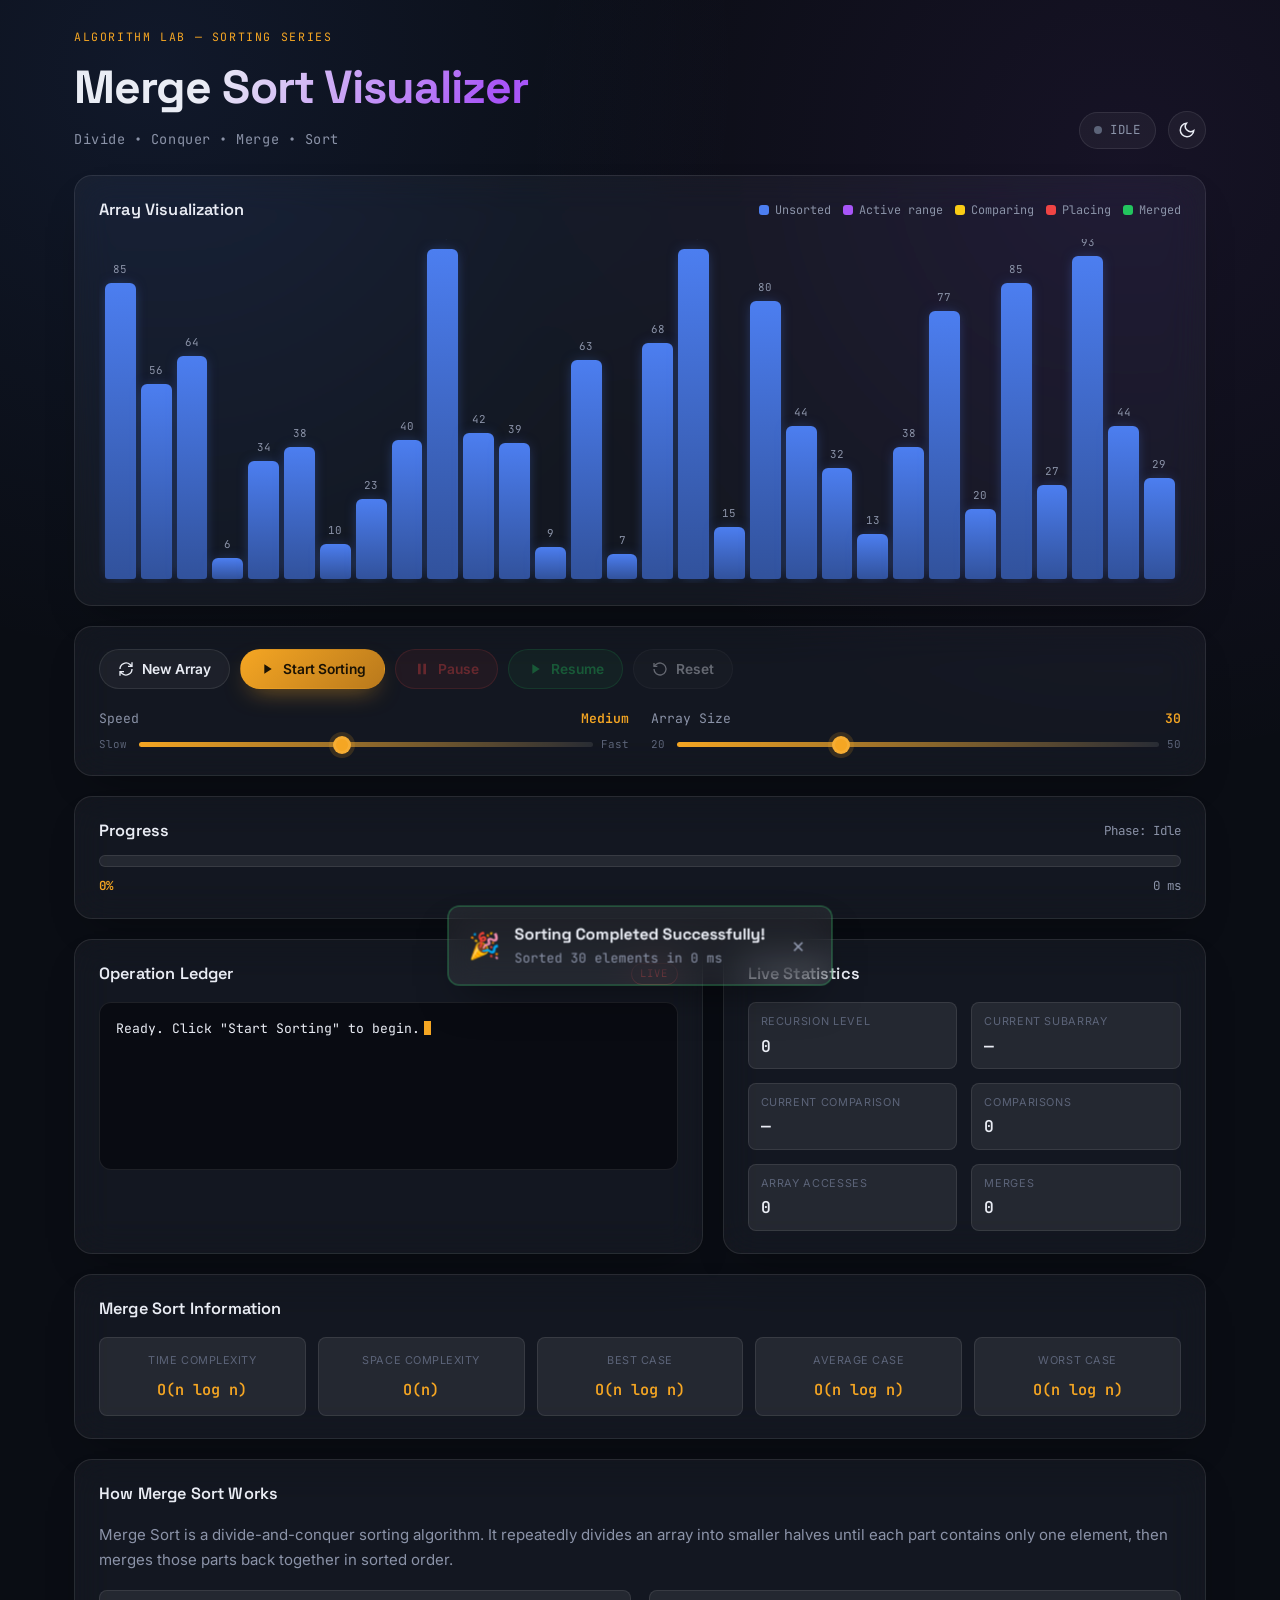
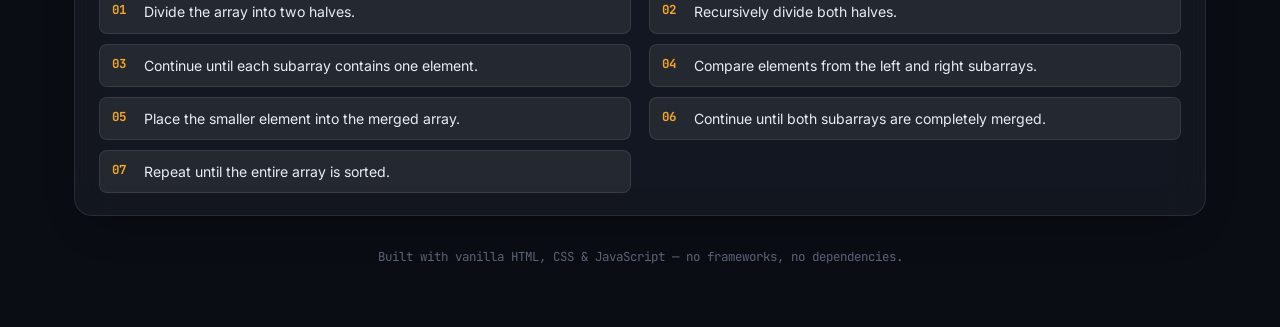
<file: Merge_Sort_Animation/index.html>
<!DOCTYPE html>
<html lang="en" data-theme="dark">
<head>
<meta charset="UTF-8" />
<meta name="viewport" content="width=device-width, initial-scale=1.0" />
<title>Merge Sort Visualizer &mdash; Divide, Conquer, Merge</title>
<link rel="preconnect" href="https://fonts.googleapis.com">
<link rel="preconnect" href="https://fonts.gstatic.com" crossorigin>
<link href="https://fonts.googleapis.com/css2?family=Space+Grotesk:wght@500;600;700&family=Inter:wght@400;500;600&family=JetBrains+Mono:wght@400;500;600&display=swap" rel="stylesheet">
<link rel="stylesheet" href="style.css" />
</head>
<body>

  <!-- Confetti layer, populated by JS on completion -->
  <div id="confettiLayer" class="confetti-layer" aria-hidden="true"></div>

  <div class="page">

    <!-- ============ HEADER ============ -->
    <header class="hero">
      <div class="hero__left">
        <p class="hero__eyebrow">Algorithm Lab &mdash; Sorting Series</p>
        <h1 class="hero__title">Merge&nbsp;Sort Visualizer</h1>
        <p class="hero__tagline">Divide &bull; Conquer &bull; Merge &bull; Sort</p>
      </div>
      <div class="hero__right">
        <div class="state-pill" id="statePill">
          <span class="state-pill__dot" id="stateDot"></span>
          <span id="stateLabel">IDLE</span>
        </div>
        <button class="icon-btn" id="themeToggle" type="button" aria-label="Toggle light and dark theme" title="Toggle theme">
          <svg id="themeIconMoon" viewBox="0 0 24 24" width="18" height="18" fill="none" stroke="currentColor" stroke-width="2">
            <path d="M21 12.79A9 9 0 1 1 11.21 3 7 7 0 0 0 21 12.79Z"/>
          </svg>
        </button>
      </div>
    </header>

    <main class="layout">

      <!-- ============ VISUALIZATION ============ -->
      <section class="glass card viz-card" aria-label="Array visualization">
        <div class="card__header">
          <h2 class="card__title">Array Visualization</h2>
          <div class="legend" id="legend">
            <span class="legend__item"><i class="swatch swatch--normal"></i>Unsorted</span>
            <span class="legend__item"><i class="swatch swatch--subarray"></i>Active range</span>
            <span class="legend__item"><i class="swatch swatch--comparing"></i>Comparing</span>
            <span class="legend__item"><i class="swatch swatch--moving"></i>Placing</span>
            <span class="legend__item"><i class="swatch swatch--sorted"></i>Merged</span>
          </div>
        </div>
        <div class="viz-scroll">
          <div class="visualizer" id="visualizer"><!-- bars injected by JS --></div>
        </div>
      </section>

      <!-- ============ CONTROLS ============ -->
      <section class="glass card controls-card" aria-label="Controls">
        <div class="btn-row">
          <button class="btn btn--ghost" id="generateBtn" type="button">
            <svg viewBox="0 0 24 24" width="16" height="16" fill="none" stroke="currentColor" stroke-width="2"><path d="M21 2v6h-6M3 12a9 9 0 0 1 15-6.7L21 8M3 22v-6h6M21 12a9 9 0 0 1-15 6.7L3 16"/></svg>
            New Array
          </button>
          <button class="btn btn--primary" id="startBtn" type="button">
            <svg viewBox="0 0 24 24" width="16" height="16" fill="currentColor"><path d="M8 5v14l11-7z"/></svg>
            Start Sorting
          </button>
          <button class="btn btn--warn" id="pauseBtn" type="button" disabled>
            <svg viewBox="0 0 24 24" width="16" height="16" fill="currentColor"><path d="M6 4h4v16H6zM14 4h4v16h-4z"/></svg>
            Pause
          </button>
          <button class="btn btn--good" id="resumeBtn" type="button" disabled>
            <svg viewBox="0 0 24 24" width="16" height="16" fill="currentColor"><path d="M8 5v14l11-7z"/></svg>
            Resume
          </button>
          <button class="btn btn--ghost" id="resetBtn" type="button" disabled>
            <svg viewBox="0 0 24 24" width="16" height="16" fill="none" stroke="currentColor" stroke-width="2"><path d="M3 12a9 9 0 1 0 3-6.7L3 8"/><path d="M3 3v5h5"/></svg>
            Reset
          </button>
        </div>

        <div class="slider-row">
          <div class="slider-group">
            <label for="speedSlider">Speed <span class="slider-group__value" id="speedValueLabel">Medium</span></label>
            <div class="slider-track-labels">
              <span>Slow</span>
              <input type="range" id="speedSlider" min="1" max="10" value="5" step="1" />
              <span>Fast</span>
            </div>
          </div>
          <div class="slider-group">
            <label for="sizeSlider">Array Size <span class="slider-group__value" id="sizeValueLabel">30</span></label>
            <div class="slider-track-labels">
              <span>20</span>
              <input type="range" id="sizeSlider" min="20" max="50" value="30" step="1" />
              <span>50</span>
            </div>
          </div>
        </div>
      </section>

      <!-- ============ PROGRESS ============ -->
      <section class="glass card progress-card" aria-label="Sorting progress">
        <div class="progress-card__top">
          <h2 class="card__title">Progress</h2>
          <span class="progress-phase" id="phaseLabel">Phase: Idle</span>
        </div>
        <div class="progress-bar">
          <div class="progress-bar__fill" id="progressFill" style="width:0%"></div>
        </div>
        <div class="progress-card__bottom">
          <span id="progressPercent">0%</span>
          <span id="timerDisplay">0 ms</span>
        </div>
      </section>

      <!-- ============ STEP LOG + STATS ============ -->
      <section class="details-grid">

        <div class="glass card terminal-card" aria-label="Current step">
          <div class="card__header">
            <h2 class="card__title">Operation Ledger</h2>
            <span class="terminal-card__badge">LIVE</span>
          </div>
          <div class="terminal" id="terminal">
            <p class="terminal__line terminal__line--active" id="stepMessage">Ready. Click "Start Sorting" to begin.<span class="cursor"></span></p>
          </div>
        </div>

        <div class="glass card stats-card" aria-label="Live statistics">
          <div class="card__header">
            <h2 class="card__title">Live Statistics</h2>
          </div>
          <dl class="stats-grid">
            <div class="stat"><dt>Recursion Level</dt><dd id="statLevel">0</dd></div>
            <div class="stat"><dt>Current Subarray</dt><dd id="statSubarray">&mdash;</dd></div>
            <div class="stat"><dt>Current Comparison</dt><dd id="statComparison">&mdash;</dd></div>
            <div class="stat"><dt>Comparisons</dt><dd id="statComparisons">0</dd></div>
            <div class="stat"><dt>Array Accesses</dt><dd id="statAccesses">0</dd></div>
            <div class="stat"><dt>Merges</dt><dd id="statMerges">0</dd></div>
          </dl>
        </div>

      </section>

      <!-- ============ COMPLEXITY ============ -->
      <section class="glass card complexity-card" aria-label="Merge sort information">
        <div class="card__header">
          <h2 class="card__title">Merge Sort Information</h2>
        </div>
        <div class="complexity-grid">
          <div class="complexity-item">
            <span class="complexity-item__label">Time Complexity</span>
            <span class="complexity-item__value">O(n log n)</span>
          </div>
          <div class="complexity-item">
            <span class="complexity-item__label">Space Complexity</span>
            <span class="complexity-item__value">O(n)</span>
          </div>
          <div class="complexity-item">
            <span class="complexity-item__label">Best Case</span>
            <span class="complexity-item__value">O(n log n)</span>
          </div>
          <div class="complexity-item">
            <span class="complexity-item__label">Average Case</span>
            <span class="complexity-item__value">O(n log n)</span>
          </div>
          <div class="complexity-item">
            <span class="complexity-item__label">Worst Case</span>
            <span class="complexity-item__value">O(n log n)</span>
          </div>
        </div>
      </section>

      <!-- ============ EXPLANATION ============ -->
      <section class="glass card explain-card" aria-label="How merge sort works">
        <div class="card__header">
          <h2 class="card__title">How Merge Sort Works</h2>
        </div>
        <p class="explain-lede">
          Merge Sort is a divide-and-conquer sorting algorithm. It repeatedly divides an array
          into smaller halves until each part contains only one element, then merges those
          parts back together in sorted order.
        </p>
        <ol class="steps-list">
          <li><span class="steps-list__num">01</span><span>Divide the array into two halves.</span></li>
          <li><span class="steps-list__num">02</span><span>Recursively divide both halves.</span></li>
          <li><span class="steps-list__num">03</span><span>Continue until each subarray contains one element.</span></li>
          <li><span class="steps-list__num">04</span><span>Compare elements from the left and right subarrays.</span></li>
          <li><span class="steps-list__num">05</span><span>Place the smaller element into the merged array.</span></li>
          <li><span class="steps-list__num">06</span><span>Continue until both subarrays are completely merged.</span></li>
          <li><span class="steps-list__num">07</span><span>Repeat until the entire array is sorted.</span></li>
        </ol>
      </section>

    </main>

    <footer class="page-footer">
      <p>Built with vanilla HTML, CSS &amp; JavaScript &mdash; no frameworks, no dependencies.</p>
    </footer>
  </div>

  <!-- ============ COMPLETION TOAST ============ -->
  <div class="completion-toast" id="completionToast" role="status" aria-live="polite">
    <div class="completion-toast__icon">&#127881;</div>
    <div>
      <p class="completion-toast__title">Sorting Completed Successfully!</p>
      <p class="completion-toast__sub" id="completionSub">Sorted 30 elements in 0 ms</p>
    </div>
    <button class="completion-toast__close" id="completionClose" aria-label="Dismiss">&times;</button>
  </div>

<script src="script.js"></script>
</body>
</html>
</file>
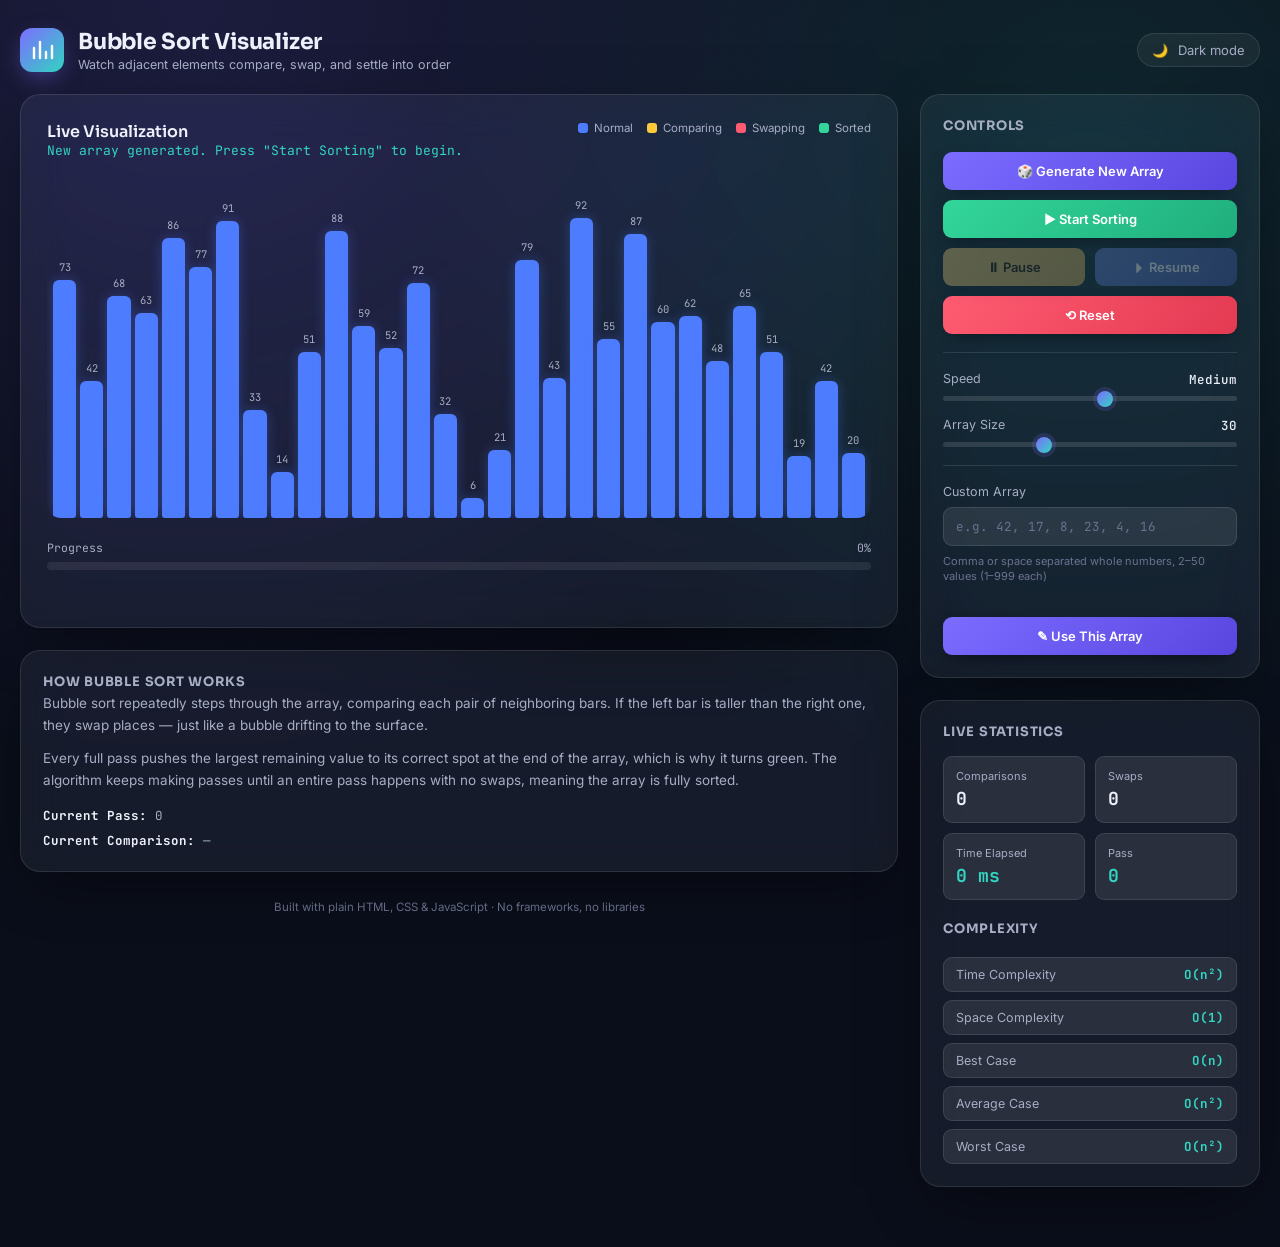
<file: bubble-sort-visualizer (1).html>
<!DOCTYPE html>
<html lang="en">
<head>
<meta charset="UTF-8" />
<meta name="viewport" content="width=device-width, initial-scale=1.0" />
<title>Bubble Sort Visualizer</title>
<link rel="preconnect" href="https://fonts.googleapis.com">
<link href="https://fonts.googleapis.com/css2?family=Sora:wght@400;600;700;800&family=Inter:wght@400;500;600&family=JetBrains+Mono:wght@400;500;700&display=swap" rel="stylesheet">
<style>
  /* ============================================================
     DESIGN TOKENS
     ============================================================ */
  :root{
    /* Palette — deep indigo/night base with a violet↔cyan signature gradient */
    --bg-0:#0a0e1a;
    --bg-1:#0f1425;
    --glass:rgba(255,255,255,0.055);
    --glass-border:rgba(255,255,255,0.10);
    --glass-strong:rgba(255,255,255,0.09);
    --text-hi:#eef1fb;
    --text-mid:#a7aec4;
    --text-low:#6b7290;

    --accent-a:#7c6cff;   /* violet  */
    --accent-b:#33d6c2;   /* teal    */
    --accent-grad:linear-gradient(135deg,var(--accent-a),var(--accent-b));

    /* functional bar states — required color coding */
    --bar-normal:#4d7cff;
    --bar-normal-glow:rgba(77,124,255,0.45);
    --bar-compare:#ffc93c;
    --bar-compare-glow:rgba(255,201,60,0.55);
    --bar-swap:#ff5c72;
    --bar-swap-glow:rgba(255,92,114,0.55);
    --bar-sorted:#33d69a;
    --bar-sorted-glow:rgba(51,214,154,0.5);

    --radius-lg:20px;
    --radius-md:14px;
    --radius-sm:9px;
    --shadow-soft:0 20px 60px -20px rgba(0,0,0,0.6);
    --font-display:'Sora',sans-serif;
    --font-body:'Inter',sans-serif;
    --font-mono:'JetBrains Mono',monospace;
  }

  body.light{
    --bg-0:#eef1fb;
    --bg-1:#e4e8f7;
    --glass:rgba(255,255,255,0.55);
    --glass-border:rgba(20,25,50,0.08);
    --glass-strong:rgba(255,255,255,0.7);
    --text-hi:#151a30;
    --text-mid:#4c5270;
    --text-low:#7d8299;
    --shadow-soft:0 20px 60px -25px rgba(40,50,90,0.35);
  }

  *{box-sizing:border-box; margin:0; padding:0;}

  body{
    min-height:100vh;
    font-family:var(--font-body);
    color:var(--text-hi);
    background:
      radial-gradient(circle at 15% 0%, rgba(124,108,255,0.16), transparent 55%),
      radial-gradient(circle at 85% 15%, rgba(51,214,194,0.12), transparent 50%),
      var(--bg-0);
    background-attachment:fixed;
    transition:background 0.4s ease, color 0.4s ease;
    padding:28px 20px 60px;
  }

  /* ============================================================
     LAYOUT
     ============================================================ */
  .app{
    max-width:1360px;
    margin:0 auto;
    display:flex;
    flex-direction:column;
    gap:22px;
  }

  header.top{
    display:flex;
    align-items:center;
    justify-content:space-between;
    gap:16px;
    flex-wrap:wrap;
  }

  .brand{
    display:flex;
    align-items:center;
    gap:14px;
  }
  .brand-mark{
    width:44px;height:44px;border-radius:12px;
    background:var(--accent-grad);
    display:flex;align-items:center;justify-content:center;
    box-shadow:0 8px 24px -6px rgba(124,108,255,0.55);
    flex-shrink:0;
  }
  .brand-mark svg{width:24px;height:24px;}
  .brand h1{
    font-family:var(--font-display);
    font-size:22px;
    font-weight:700;
    letter-spacing:-0.01em;
  }
  .brand p{
    font-size:12.5px;
    color:var(--text-mid);
    margin-top:2px;
  }

  .mode-toggle{
    display:flex; align-items:center; gap:10px;
    background:var(--glass);
    border:1px solid var(--glass-border);
    padding:8px 14px;
    border-radius:999px;
    cursor:pointer;
    backdrop-filter:blur(14px);
    font-size:13px;
    color:var(--text-mid);
    transition:0.25s;
  }
  .mode-toggle:hover{ border-color:var(--accent-a); color:var(--text-hi); }

  .layout{
    display:grid;
    grid-template-columns:1fr 340px;
    gap:22px;
    align-items:start;
  }

  @media (max-width:980px){
    .layout{grid-template-columns:1fr;}
  }

  /* ============================================================
     GLASS CARD
     ============================================================ */
  .glass{
    background:var(--glass);
    border:1px solid var(--glass-border);
    border-radius:var(--radius-lg);
    backdrop-filter:blur(22px) saturate(140%);
    -webkit-backdrop-filter:blur(22px) saturate(140%);
    box-shadow:var(--shadow-soft);
    transition:background 0.4s ease, border-color 0.4s ease;
  }

  .main-col{ display:flex; flex-direction:column; gap:22px; min-width:0; }
  .side-col{ display:flex; flex-direction:column; gap:22px; }

  /* ============================================================
     VISUALIZATION PANEL
     ============================================================ */
  .viz-panel{ padding:26px 26px 22px; }

  .viz-top{
    display:flex; justify-content:space-between; align-items:flex-start;
    gap:14px; flex-wrap:wrap; margin-bottom:18px;
  }
  .viz-top h2{
    font-family:var(--font-display);
    font-size:16px; font-weight:600; color:var(--text-hi);
  }
  .step-msg{
    font-family:var(--font-mono);
    font-size:13px;
    color:var(--accent-b);
    min-height:18px;
    transition:opacity 0.2s;
  }

  .legend{ display:flex; gap:14px; flex-wrap:wrap; }
  .legend span{
    display:flex; align-items:center; gap:6px;
    font-size:11.5px; color:var(--text-mid);
  }
  .legend i{
    width:10px;height:10px;border-radius:3px; display:inline-block;
  }
  .dot-normal{background:var(--bar-normal);}
  .dot-compare{background:var(--bar-compare);}
  .dot-swap{background:var(--bar-swap);}
  .dot-sorted{background:var(--bar-sorted);}

  .bars-stage{
    position:relative;
    height:340px;
    display:flex;
    align-items:flex-end;
    justify-content:center;
    gap:4px;
    padding:10px 6px 0;
    border-radius:var(--radius-md);
    overflow:hidden;
  }
  @media (max-width:600px){ .bars-stage{ height:260px; } }

  .bar{
    flex:1 1 0;
    max-width:46px;
    min-width:4px;
    border-radius:6px 6px 3px 3px;
    background:var(--bar-normal);
    box-shadow:0 0 14px -2px var(--bar-normal-glow);
    position:relative;
    display:flex;
    align-items:flex-start;
    justify-content:center;
    transition:height 0.28s cubic-bezier(.4,0,.2,1),
               transform 0.28s cubic-bezier(.4,0,.2,1),
               background-color 0.22s ease,
               box-shadow 0.22s ease;
  }
  .bar .val{
    position:absolute;
    top:-20px;
    font-family:var(--font-mono);
    font-size:10.5px;
    color:var(--text-mid);
    white-space:nowrap;
  }
  .bar.compare{ background:var(--bar-compare); box-shadow:0 0 18px -2px var(--bar-compare-glow); transform:translateY(-6px); }
  .bar.compare .val{ color:var(--bar-compare); }
  .bar.swap{ background:var(--bar-swap); box-shadow:0 0 20px -2px var(--bar-swap-glow); transform:translateY(-10px) scale(1.03); }
  .bar.swap .val{ color:var(--bar-swap); }
  .bar.sorted{ background:var(--bar-sorted); box-shadow:0 0 16px -2px var(--bar-sorted-glow); }
  .bar.sorted .val{ color:var(--bar-sorted); }

  /* progress */
  .progress-wrap{ margin-top:22px; }
  .progress-labels{
    display:flex; justify-content:space-between;
    font-size:11.5px; color:var(--text-mid);
    font-family:var(--font-mono);
    margin-bottom:7px;
  }
  .progress-track{
    height:8px; border-radius:999px;
    background:rgba(255,255,255,0.08);
    overflow:hidden;
    position:relative;
  }
  body.light .progress-track{ background:rgba(20,25,50,0.08); }
  .progress-fill{
    height:100%; width:0%;
    background:var(--accent-grad);
    border-radius:999px;
    transition:width 0.25s ease;
    box-shadow:0 0 12px rgba(124,108,255,0.6);
  }

  .celebrate{
    margin-top:16px;
    text-align:center;
    font-family:var(--font-display);
    font-weight:700;
    font-size:15px;
    color:var(--bar-sorted);
    opacity:0;
    transform:translateY(6px);
    transition:opacity 0.4s ease, transform 0.4s ease;
  }
  .celebrate.show{ opacity:1; transform:translateY(0); animation:pop 0.6s ease; }
  @keyframes pop{
    0%{ transform:scale(0.9); }
    50%{ transform:scale(1.04); }
    100%{ transform:scale(1); }
  }

  /* ============================================================
     CONTROLS PANEL
     ============================================================ */
  .controls-panel{ padding:22px; display:flex; flex-direction:column; gap:16px; }
  .panel-title{
    font-family:var(--font-display);
    font-size:13px; font-weight:700;
    text-transform:uppercase; letter-spacing:0.06em;
    color:var(--text-mid);
    margin-bottom:2px;
  }

  .btn-grid{ display:grid; grid-template-columns:1fr 1fr; gap:10px; }
  .btn{
    border:none; cursor:pointer;
    font-family:var(--font-body);
    font-weight:600; font-size:13px;
    padding:11px 14px;
    border-radius:var(--radius-sm);
    color:#fff;
    display:flex; align-items:center; justify-content:center; gap:7px;
    transition:transform 0.15s ease, filter 0.2s ease, opacity 0.2s ease;
    box-shadow:0 8px 20px -8px rgba(0,0,0,0.5);
  }
  .btn:hover:not(:disabled){ transform:translateY(-2px); filter:brightness(1.08); }
  .btn:active:not(:disabled){ transform:translateY(0); }
  .btn:disabled{ opacity:0.35; cursor:not-allowed; filter:grayscale(0.4); }

  .btn.full{ grid-column:1 / -1; }
  .btn-generate{ background:linear-gradient(135deg,#7c6cff,#5946e0); }
  .btn-start{ background:linear-gradient(135deg,#33d69a,#1fae7d); }
  .btn-pause{ background:linear-gradient(135deg,#ffc93c,#e0a419); color:#241a00; }
  .btn-resume{ background:linear-gradient(135deg,#4d7cff,#2f5be0); }
  .btn-reset{ background:linear-gradient(135deg,#ff5c72,#e33a52); }

  .field{ display:flex; flex-direction:column; gap:8px; }
  .field-label{
    display:flex; justify-content:space-between;
    font-size:12.5px; color:var(--text-mid);
  }
  .field-label b{ color:var(--text-hi); font-family:var(--font-mono); font-weight:500;}

  input[type="range"]{
    -webkit-appearance:none;
    width:100%; height:5px; border-radius:999px;
    background:rgba(255,255,255,0.12);
    outline:none;
  }
  body.light input[type="range"]{ background:rgba(20,25,50,0.12); }
  input[type="range"]::-webkit-slider-thumb{
    -webkit-appearance:none;
    width:16px;height:16px;border-radius:50%;
    background:var(--accent-grad);
    cursor:pointer;
    box-shadow:0 0 0 4px rgba(124,108,255,0.18);
    transition:box-shadow 0.2s;
  }
  input[type="range"]::-webkit-slider-thumb:hover{ box-shadow:0 0 0 6px rgba(124,108,255,0.25); }
  input[type="range"]::-moz-range-thumb{
    width:16px;height:16px;border-radius:50%; border:none;
    background:var(--accent-grad); cursor:pointer;
  }

  hr.div{ border:none; border-top:1px solid var(--glass-border); margin:2px 0; }

  .text-input{
    width:100%;
    font-family:var(--font-mono);
    font-size:12.5px;
    color:var(--text-hi);
    background:var(--glass-strong);
    border:1px solid var(--glass-border);
    border-radius:var(--radius-sm);
    padding:10px 12px;
    outline:none;
    transition:border-color 0.2s ease, box-shadow 0.2s ease;
  }
  .text-input::placeholder{ color:var(--text-low); }
  .text-input:focus{
    border-color:var(--accent-a);
    box-shadow:0 0 0 3px rgba(124,108,255,0.18);
  }
  .text-input.invalid{
    border-color:var(--bar-swap);
    box-shadow:0 0 0 3px rgba(255,92,114,0.16);
  }
  .input-hint{
    font-size:11px;
    color:var(--text-low);
    line-height:1.4;
  }
  .input-error{
    font-size:11.5px;
    color:var(--bar-swap);
    min-height:14px;
    font-family:var(--font-mono);
  }

  /* ============================================================
     STATS PANEL
     ============================================================ */
  .stats-panel{ padding:22px; display:flex; flex-direction:column; gap:14px; }
  .stat-grid{ display:grid; grid-template-columns:1fr 1fr; gap:10px; }
  .stat-box{
    background:var(--glass-strong);
    border:1px solid var(--glass-border);
    border-radius:var(--radius-sm);
    padding:12px 12px;
  }
  .stat-box .label{ font-size:11px; color:var(--text-mid); margin-bottom:4px;}
  .stat-box .value{
    font-family:var(--font-mono); font-size:18px; font-weight:700;
    color:var(--text-hi);
  }
  .stat-box .value.accent{ color:var(--accent-b); }

  .complexity-list{ display:flex; flex-direction:column; gap:8px; margin-top:4px; }
  .complexity-row{
    display:flex; justify-content:space-between; align-items:center;
    font-size:12.5px; color:var(--text-mid);
    padding:8px 12px;
    background:var(--glass-strong);
    border:1px solid var(--glass-border);
    border-radius:var(--radius-sm);
  }
  .complexity-row code{
    font-family:var(--font-mono);
    color:var(--accent-b);
    font-size:12.5px;
    font-weight:700;
  }

  /* ============================================================
     EXPLANATION PANEL
     ============================================================ */
  .explain-panel{ padding:22px; }
  .explain-panel p{
    font-size:13.5px; line-height:1.65; color:var(--text-mid);
  }
  .explain-panel p + p{ margin-top:10px; }
  .explain-panel .pass-info{
    margin-top:16px;
    display:flex; flex-direction:column; gap:8px;
    font-family:var(--font-mono); font-size:12.5px;
    color:var(--text-mid);
  }
  .explain-panel .pass-info b{ color:var(--text-hi); }

  footer{
    text-align:center; font-size:11.5px; color:var(--text-low);
    margin-top:6px;
  }
</style>
</head>
<body>

<div class="app">

  <!-- ============ HEADER ============ -->
  <header class="top">
    <div class="brand">
      <div class="brand-mark">
        <svg viewBox="0 0 24 24" fill="none"><path d="M4 20V10M10 20V4M16 20V14M22 20V8" stroke="white" stroke-width="2.4" stroke-linecap="round"/></svg>
      </div>
      <div>
        <h1>Bubble Sort Visualizer</h1>
        <p>Watch adjacent elements compare, swap, and settle into order</p>
      </div>
    </div>
    <div class="mode-toggle" id="modeToggle">
      <span id="modeIcon">🌙</span>
      <span id="modeLabel">Dark mode</span>
    </div>
  </header>

  <div class="layout">

    <!-- ============ MAIN COLUMN ============ -->
    <div class="main-col">

      <section class="glass viz-panel">
        <div class="viz-top">
          <div>
            <h2>Live Visualization</h2>
            <div class="step-msg" id="stepMsg">Press "Start Sorting" to begin</div>
          </div>
          <div class="legend">
            <span><i class="dot-normal"></i>Normal</span>
            <span><i class="dot-compare"></i>Comparing</span>
            <span><i class="dot-swap"></i>Swapping</span>
            <span><i class="dot-sorted"></i>Sorted</span>
          </div>
        </div>

        <div class="bars-stage" id="barsStage"></div>

        <div class="progress-wrap">
          <div class="progress-labels">
            <span>Progress</span>
            <span id="progressPct">0%</span>
          </div>
          <div class="progress-track"><div class="progress-fill" id="progressFill"></div></div>
        </div>

        <div class="celebrate" id="celebrate">🎉 Sorting Completed Successfully! 🎉</div>
      </section>

      <section class="glass explain-panel">
        <div class="panel-title">How Bubble Sort Works</div>
        <p>Bubble sort repeatedly steps through the array, comparing each pair of neighboring bars. If the left bar is taller than the right one, they swap places — just like a bubble drifting to the surface.</p>
        <p>Every full pass pushes the largest remaining value to its correct spot at the end of the array, which is why it turns green. The algorithm keeps making passes until an entire pass happens with no swaps, meaning the array is fully sorted.</p>
        <div class="pass-info">
          <div><b>Current Pass:</b> <span id="passNum">0</span></div>
          <div><b>Current Comparison:</b> <span id="currentComparison">—</span></div>
        </div>
      </section>

      <footer>Built with plain HTML, CSS &amp; JavaScript · No frameworks, no libraries</footer>
    </div>

    <!-- ============ SIDE COLUMN ============ -->
    <div class="side-col">

      <section class="glass controls-panel">
        <div class="panel-title">Controls</div>

        <div class="btn-grid">
          <button class="btn btn-generate full" id="btnGenerate">🎲 Generate New Array</button>
          <button class="btn btn-start full" id="btnStart">▶ Start Sorting</button>
          <button class="btn btn-pause" id="btnPause" disabled>⏸ Pause</button>
          <button class="btn btn-resume" id="btnResume" disabled>⏵ Resume</button>
          <button class="btn btn-reset full" id="btnReset">⟲ Reset</button>
        </div>

        <hr class="div">

        <div class="field">
          <div class="field-label"><span>Speed</span><b id="speedLabel">Medium</b></div>
          <input type="range" id="speedSlider" min="1" max="10" value="6">
        </div>

        <div class="field">
          <div class="field-label"><span>Array Size</span><b id="sizeLabel">30</b></div>
          <input type="range" id="sizeSlider" min="20" max="50" value="30">
        </div>

        <hr class="div">

        <div class="field">
          <div class="field-label"><span>Custom Array</span></div>
          <input type="text" id="customArrayInput" class="text-input"
                 placeholder="e.g. 42, 17, 8, 23, 4, 16">
          <div class="input-hint">Comma or space separated whole numbers, 2–50 values (1–999 each)</div>
          <div class="input-error" id="customArrayError"></div>
          <button class="btn btn-generate full" id="btnUseCustom" style="margin-top:2px;">✎ Use This Array</button>
        </div>
      </section>

      <section class="glass stats-panel">
        <div class="panel-title">Live Statistics</div>
        <div class="stat-grid">
          <div class="stat-box"><div class="label">Comparisons</div><div class="value" id="statComparisons">0</div></div>
          <div class="stat-box"><div class="label">Swaps</div><div class="value" id="statSwaps">0</div></div>
          <div class="stat-box"><div class="label">Time Elapsed</div><div class="value accent" id="statTime">0 ms</div></div>
          <div class="stat-box"><div class="label">Pass</div><div class="value accent" id="statPass">0</div></div>
        </div>

        <div class="panel-title" style="margin-top:6px;">Complexity</div>
        <div class="complexity-list">
          <div class="complexity-row"><span>Time Complexity</span><code>O(n²)</code></div>
          <div class="complexity-row"><span>Space Complexity</span><code>O(1)</code></div>
          <div class="complexity-row"><span>Best Case</span><code>O(n)</code></div>
          <div class="complexity-row"><span>Average Case</span><code>O(n²)</code></div>
          <div class="complexity-row"><span>Worst Case</span><code>O(n²)</code></div>
        </div>
      </section>

    </div>
  </div>
</div>

<script>
/* ================================================================
   BUBBLE SORT VISUALIZER — core application logic
   Organized into clearly separated, well-commented modules:
   1. State
   2. DOM references
   3. Array generation & rendering
   4. Stats / UI helpers
   5. Sorting algorithm (async, pausable, cancellable)
   6. Event wiring
   ================================================================ */

/* ---------- 1. STATE ---------- */
const state = {
  array: [],
  isSorting: false,
  isPaused: false,
  isCancelled: false,
  comparisons: 0,
  swaps: 0,
  passCount: 0,
  startTime: 0,
  timerId: null,
  speed: 6,        // 1 (slow) -> 10 (fast)
  arraySize: 30
};

/* ---------- 2. DOM REFERENCES ---------- */
const el = {
  barsStage: document.getElementById('barsStage'),
  stepMsg: document.getElementById('stepMsg'),
  progressFill: document.getElementById('progressFill'),
  progressPct: document.getElementById('progressPct'),
  celebrate: document.getElementById('celebrate'),

  btnGenerate: document.getElementById('btnGenerate'),
  btnStart: document.getElementById('btnStart'),
  btnPause: document.getElementById('btnPause'),
  btnResume: document.getElementById('btnResume'),
  btnReset: document.getElementById('btnReset'),

  speedSlider: document.getElementById('speedSlider'),
  speedLabel: document.getElementById('speedLabel'),
  sizeSlider: document.getElementById('sizeSlider'),
  sizeLabel: document.getElementById('sizeLabel'),

  customArrayInput: document.getElementById('customArrayInput'),
  customArrayError: document.getElementById('customArrayError'),
  btnUseCustom: document.getElementById('btnUseCustom'),

  statComparisons: document.getElementById('statComparisons'),
  statSwaps: document.getElementById('statSwaps'),
  statTime: document.getElementById('statTime'),
  statPass: document.getElementById('statPass'),

  passNum: document.getElementById('passNum'),
  currentComparison: document.getElementById('currentComparison'),

  modeToggle: document.getElementById('modeToggle'),
  modeIcon: document.getElementById('modeIcon'),
  modeLabel: document.getElementById('modeLabel'),
};

/* ---------- 3. ARRAY GENERATION & RENDERING ---------- */

// Create a new random array and render it
function generateArray() {
  const size = state.arraySize;
  state.array = Array.from({ length: size }, () => Math.floor(Math.random() * 95) + 5);
  resetStats();
  renderBars();
  setStepMessage('New array generated. Press "Start Sorting" to begin.');
  hideCelebration();
}

// Build the bar elements from scratch (used on generate/reset/resize)
function renderBars() {
  el.barsStage.innerHTML = '';
  const maxVal = Math.max(...state.array, 1);
  const stageHeight = el.barsStage.clientHeight || 320;

  state.array.forEach((value, index) => {
    const bar = document.createElement('div');
    bar.className = 'bar';
    bar.id = `bar-${index}`;
    const heightPct = (value / maxVal) * (stageHeight - 40);
    bar.style.height = `${heightPct}px`;

    const label = document.createElement('span');
    label.className = 'val';
    label.textContent = value;
    bar.appendChild(label);

    el.barsStage.appendChild(bar);
  });
}

// Update only the height/value of a single bar (used mid-sort, keeps animation smooth)
function updateBarVisual(index) {
  const bar = document.getElementById(`bar-${index}`);
  if (!bar) return;
  const maxVal = Math.max(...state.array, 1);
  const stageHeight = el.barsStage.clientHeight || 320;
  const heightPct = (state.array[index] / maxVal) * (stageHeight - 40);
  bar.style.height = `${heightPct}px`;
  bar.querySelector('.val').textContent = state.array[index];
}

// Apply a state class ('compare' | 'swap' | 'sorted' | '') to a bar by index
function setBarState(index, cls) {
  const bar = document.getElementById(`bar-${index}`);
  if (!bar) return;
  bar.classList.remove('compare', 'swap', 'sorted');
  if (cls) bar.classList.add(cls);
}

function clearTransientStates(indices) {
  indices.forEach(i => setBarState(i, ''));
}

// Parse a raw string like "5, 3, 8 1,9" into a validated array of whole numbers.
// Returns { ok: true, values } on success, or { ok: false, message } on failure.
function parseCustomArray(raw) {
  const trimmed = raw.trim();
  if (!trimmed) {
    return { ok: false, message: 'Please enter some numbers first.' };
  }

  // Split on commas and/or whitespace
  const parts = trimmed.split(/[\s,]+/).filter(Boolean);

  if (parts.length < 2) {
    return { ok: false, message: 'Enter at least 2 numbers.' };
  }
  if (parts.length > 50) {
    return { ok: false, message: 'Maximum of 50 numbers allowed.' };
  }

  const values = [];
  for (const part of parts) {
    if (!/^-?\d+$/.test(part)) {
      return { ok: false, message: `"${part}" is not a whole number.` };
    }
    const num = parseInt(part, 10);
    if (num < 1 || num > 999) {
      return { ok: false, message: `${num} is out of range (1–999).` };
    }
    values.push(num);
  }

  return { ok: true, values };
}

// Apply a validated custom array as the working data set
function useCustomArray() {
  if (state.isSorting) return;

  const result = parseCustomArray(el.customArrayInput.value);

  if (!result.ok) {
    el.customArrayError.textContent = result.message;
    el.customArrayInput.classList.add('invalid');
    return;
  }

  el.customArrayError.textContent = '';
  el.customArrayInput.classList.remove('invalid');

  state.array = result.values;
  state.arraySize = result.values.length;

  // keep the size slider in sync when the value is within its range
  if (state.arraySize >= 20 && state.arraySize <= 50) {
    el.sizeSlider.value = state.arraySize;
  }
  el.sizeLabel.textContent = state.arraySize;

  resetStats();
  renderBars();
  hideCelebration();
  setStepMessage(`Custom array loaded (${state.arraySize} values). Press "Start Sorting" to begin.`);
  el.btnStart.disabled = false;
}

/* ---------- 4. STATS / UI HELPERS ---------- */

function resetStats() {
  state.comparisons = 0;
  state.swaps = 0;
  state.passCount = 0;
  stopTimer();
  el.statComparisons.textContent = '0';
  el.statSwaps.textContent = '0';
  el.statTime.textContent = '0 ms';
  el.statPass.textContent = '0';
  el.passNum.textContent = '0';
  el.currentComparison.textContent = '—';
  updateProgress(0);
}

function setStepMessage(msg) {
  el.stepMsg.textContent = msg;
}

function updateProgress(pct) {
  const clamped = Math.max(0, Math.min(100, pct));
  el.progressFill.style.width = `${clamped}%`;
  el.progressPct.textContent = `${Math.round(clamped)}%`;
}

function startTimer() {
  state.startTime = performance.now();
  state.timerId = setInterval(() => {
    const elapsed = Math.round(performance.now() - state.startTime);
    el.statTime.textContent = `${elapsed} ms`;
  }, 50);
}

function stopTimer() {
  if (state.timerId) {
    clearInterval(state.timerId);
    state.timerId = null;
  }
}

function showCelebration() {
  el.celebrate.classList.add('show');
}
function hideCelebration() {
  el.celebrate.classList.remove('show');
}

// Maps the 1–10 speed slider to an actual millisecond delay (higher slider = faster = shorter delay)
function getDelay() {
  const minDelay = 15;   // fastest
  const maxDelay = 500;  // slowest
  const t = (10 - state.speed) / 9; // 0 (fast) -> 1 (slow)
  return Math.round(minDelay + t * (maxDelay - minDelay));
}

function sleep(ms) {
  return new Promise(resolve => setTimeout(resolve, ms));
}

// Pauses execution (without blocking the UI) while state.isPaused is true.
// Also throws if the sort has been cancelled, so the sorting loop can bail out cleanly.
async function waitWhilePaused() {
  while (state.isPaused && !state.isCancelled) {
    await sleep(80);
  }
  if (state.isCancelled) throw new Error('SORT_CANCELLED');
}

/* ---------- 5. BUTTON / CONTROL STATE ---------- */

function setControlsForSorting(isSorting) {
  el.btnGenerate.disabled = isSorting;
  el.sizeSlider.disabled = isSorting;
  el.btnStart.disabled = isSorting;
  el.btnPause.disabled = !isSorting || state.isPaused;
  el.btnResume.disabled = !isSorting || !state.isPaused;
  el.btnReset.disabled = false; // reset always allowed
  el.btnUseCustom.disabled = isSorting;
  el.customArrayInput.disabled = isSorting;
}

/* ---------- 6. BUBBLE SORT ALGORITHM (async, animated) ---------- */

async function bubbleSort() {
  const arr = state.array;
  const n = arr.length;
  state.isSorting = true;
  state.isCancelled = false;
  state.isPaused = false;
  setControlsForSorting(true);
  startTimer();

  let swappedInPass = true;
  let lastUnsortedIndex = n - 1;

  try {
    for (let i = 0; i < n - 1 && swappedInPass; i++) {
      swappedInPass = false;
      state.passCount = i + 1;
      el.statPass.textContent = state.passCount;
      el.passNum.textContent = state.passCount;

      for (let j = 0; j < lastUnsortedIndex; j++) {
        await waitWhilePaused();

        // --- comparing step ---
        setBarState(j, 'compare');
        setBarState(j + 1, 'compare');
        state.comparisons++;
        el.statComparisons.textContent = state.comparisons;

        const a = arr[j], b = arr[j + 1];
        setStepMessage(`Comparing ${a} and ${b}`);
        el.currentComparison.textContent = `index ${j} (${a})  vs  index ${j + 1} (${b})`;

        const totalSteps = (n * (n - 1)) / 2;
        const stepsDone = getStepsCompleted(i, j, n);
        updateProgress((stepsDone / totalSteps) * 100);

        await sleep(getDelay());
        await waitWhilePaused();

        if (a > b) {
          // --- swapping step ---
          setBarState(j, 'swap');
          setBarState(j + 1, 'swap');
          setStepMessage(`Swapping ${a} and ${b}`);

          [arr[j], arr[j + 1]] = [arr[j + 1], arr[j]];
          updateBarVisual(j);
          updateBarVisual(j + 1);

          state.swaps++;
          el.statSwaps.textContent = state.swaps;
          swappedInPass = true;

          await sleep(getDelay());
        } else {
          setStepMessage('No swap required');
          await sleep(Math.max(getDelay() / 2, 10));
        }

        await waitWhilePaused();
        clearTransientStates([j, j + 1]);
      }

      // mark the last element of this pass as sorted
      setBarState(lastUnsortedIndex, 'sorted');
      setStepMessage(`Pass ${state.passCount} completed`);
      lastUnsortedIndex--;
      await sleep(getDelay());
    }

    // mark all remaining bars as sorted (covers early-exit + final element)
    for (let k = 0; k <= lastUnsortedIndex; k++) setBarState(k, 'sorted');
    updateProgress(100);
    setStepMessage('Sorting completed');
    showCelebration();

  } catch (err) {
    if (err.message !== 'SORT_CANCELLED') throw err;
    // cancelled via Reset — silently stop
  } finally {
    stopTimer();
    state.isSorting = false;
    setControlsForSorting(false);
    el.btnStart.disabled = state.isCancelled ? false : true;
  }
}

// Helper: total comparison-steps completed so far, for progress-bar math
function getStepsCompleted(passIndex, innerIndex, n) {
  let done = 0;
  for (let p = 0; p < passIndex; p++) done += (n - 1 - p);
  done += innerIndex;
  return done;
}

/* ---------- 7. EVENT WIRING ---------- */

el.btnGenerate.addEventListener('click', () => {
  if (state.isSorting) return;
  generateArray();
  el.btnStart.disabled = false;
});

el.btnStart.addEventListener('click', () => {
  if (state.isSorting) return;
  hideCelebration();
  resetStats();
  bubbleSort();
});

el.btnPause.addEventListener('click', () => {
  if (!state.isSorting) return;
  state.isPaused = true;
  setControlsForSorting(true);
  setStepMessage('Paused');
});

el.btnResume.addEventListener('click', () => {
  if (!state.isSorting) return;
  state.isPaused = false;
  setControlsForSorting(true);
  setStepMessage('Resumed sorting...');
});

el.btnReset.addEventListener('click', () => {
  // Cancel any in-flight sort
  state.isCancelled = true;
  state.isPaused = false;
  state.isSorting = false;
  stopTimer();
  hideCelebration();
  el.customArrayInput.value = '';
  el.customArrayError.textContent = '';
  el.customArrayInput.classList.remove('invalid');
  generateArray();
  setControlsForSorting(false);
  el.btnStart.disabled = false;
});

el.speedSlider.addEventListener('input', (e) => {
  state.speed = parseInt(e.target.value, 10);
  const labels = { 1:'Very Slow',2:'Very Slow',3:'Slow',4:'Slow',5:'Medium',6:'Medium',7:'Fast',8:'Fast',9:'Very Fast',10:'Turbo' };
  el.speedLabel.textContent = labels[state.speed];
});

el.sizeSlider.addEventListener('input', (e) => {
  if (state.isSorting) return; // guarded (also disabled), belt & braces
  state.arraySize = parseInt(e.target.value, 10);
  el.sizeLabel.textContent = state.arraySize;
  generateArray();
});

el.btnUseCustom.addEventListener('click', useCustomArray);

el.customArrayInput.addEventListener('keydown', (e) => {
  if (e.key === 'Enter') useCustomArray();
});

el.customArrayInput.addEventListener('input', () => {
  el.customArrayInput.classList.remove('invalid');
  el.customArrayError.textContent = '';
});

el.modeToggle.addEventListener('click', () => {
  document.body.classList.toggle('light');
  const isLight = document.body.classList.contains('light');
  el.modeIcon.textContent = isLight ? '☀️' : '🌙';
  el.modeLabel.textContent = isLight ? 'Light mode' : 'Dark mode';
  // re-render bar heights since stage size can shift slightly with theme
  renderBars();
  reapplySortedHighlighting();
});

// After a theme swap, keep any bars that were marked sorted looking sorted
function reapplySortedHighlighting() {
  if (!state.isSorting && el.progressPct.textContent === '100%') {
    state.array.forEach((_, i) => setBarState(i, 'sorted'));
  }
}

window.addEventListener('resize', () => {
  if (!state.isSorting) renderBars();
});

/* ---------- 8. INIT ---------- */
(function init() {
  el.speedSlider.value = state.speed;
  el.sizeSlider.value = state.arraySize;
  generateArray();
  setControlsForSorting(false);
})();
</script>
</body>
</html>
</file>
<file: Merge_Sort_Animation/style.css>
/* ==========================================================================
   MERGE SORT VISUALIZER — STYLES
   Token system: colors, type, layout — see comments per section.
   ========================================================================== */

/* ---------- Design tokens ---------- */
html[data-theme="dark"] {
  --bg: #0a0d14;
  --bg-glow-a: rgba(76, 126, 240, 0.10);
  --bg-glow-b: rgba(168, 85, 247, 0.08);

  --surface: rgba(255, 255, 255, 0.045);
  --surface-strong: rgba(255, 255, 255, 0.075);
  --surface-border: rgba(255, 255, 255, 0.09);
  --surface-shadow: rgba(0, 0, 0, 0.45);

  --text-primary: #e9ecf4;
  --text-secondary: #8b93a8;
  --text-tertiary: #5c6479;

  --accent: #f5a623;
  --accent-dim: #b9791c;
  --accent-soft: rgba(245, 166, 35, 0.16);
  --accent-contrast: #1a1204;

  --danger: #ef4444;
  --danger-soft: rgba(239, 68, 68, 0.16);
  --good: #22c55e;
  --good-soft: rgba(34, 197, 94, 0.16);

  --bar-normal: #4c7ef0;
  --bar-normal-glow: rgba(76, 126, 240, 0.55);
  --bar-subarray: #a855f7;
  --bar-subarray-glow: rgba(168, 85, 247, 0.6);
  --bar-subarray-l: #7c6cf0;
  --bar-subarray-r: #c084fc;
  --bar-comparing: #facc15;
  --bar-comparing-glow: rgba(250, 204, 21, 0.65);
  --bar-moving: #ef4444;
  --bar-moving-glow: rgba(239, 68, 68, 0.65);
  --bar-sorted: #22c55e;
  --bar-sorted-glow: rgba(34, 197, 94, 0.6);
}

html[data-theme="light"] {
  --bg: #eef0f6;
  --bg-glow-a: rgba(76, 126, 240, 0.10);
  --bg-glow-b: rgba(168, 85, 247, 0.08);

  --surface: rgba(255, 255, 255, 0.72);
  --surface-strong: rgba(255, 255, 255, 0.92);
  --surface-border: rgba(20, 22, 34, 0.08);
  --surface-shadow: rgba(30, 34, 54, 0.10);

  --text-primary: #171a24;
  --text-secondary: #565e73;
  --text-tertiary: #848da3;

  --accent: #c2660a;
  --accent-dim: #9c5308;
  --accent-soft: rgba(194, 102, 10, 0.12);
  --accent-contrast: #fff8ee;

  --danger: #dc2626;
  --danger-soft: rgba(220, 38, 38, 0.12);
  --good: #16a34a;
  --good-soft: rgba(22, 163, 74, 0.12);

  --bar-normal: #3f6fe0;
  --bar-normal-glow: rgba(63, 111, 224, 0.35);
  --bar-subarray: #9333ea;
  --bar-subarray-glow: rgba(147, 51, 234, 0.35);
  --bar-subarray-l: #6d5bd0;
  --bar-subarray-r: #ae4fe0;
  --bar-comparing: #d69e0a;
  --bar-comparing-glow: rgba(214, 158, 10, 0.4);
  --bar-moving: #dc2626;
  --bar-moving-glow: rgba(220, 38, 38, 0.4);
  --bar-sorted: #16a34a;
  --bar-sorted-glow: rgba(22, 163, 74, 0.4);
}

:root {
  --font-display: "Space Grotesk", "Segoe UI", sans-serif;
  --font-body: "Inter", "Segoe UI", sans-serif;
  --font-mono: "JetBrains Mono", "Courier New", monospace;
  --radius-lg: 18px;
  --radius-md: 12px;
  --radius-sm: 8px;
}

/* ---------- Reset ---------- */
* { box-sizing: border-box; }
html, body { height: 100%; }
body {
  margin: 0;
  background: var(--bg);
  color: var(--text-primary);
  font-family: var(--font-body);
  line-height: 1.5;
  -webkit-font-smoothing: antialiased;
  background-image:
    radial-gradient(circle at 12% 8%, var(--bg-glow-a), transparent 42%),
    radial-gradient(circle at 88% 18%, var(--bg-glow-b), transparent 45%);
  background-attachment: fixed;
  transition: background-color .3s ease, color .3s ease;
}
h1, h2, h3 { font-family: var(--font-display); margin: 0; }
p { margin: 0; }
button { font-family: inherit; }
:focus-visible {
  outline: 2px solid var(--accent);
  outline-offset: 2px;
  border-radius: 6px;
}

@media (prefers-reduced-motion: reduce) {
  * { animation-duration: 0.001ms !important; transition-duration: 0.001ms !important; }
}

/* ---------- Layout shell ---------- */
.page {
  max-width: 1180px;
  margin: 0 auto;
  padding: 28px 24px 60px;
}

.layout {
  display: grid;
  gap: 20px;
}

.glass.card {
  background: var(--surface);
  border: 1px solid var(--surface-border);
  border-radius: var(--radius-lg);
  backdrop-filter: blur(18px) saturate(140%);
  -webkit-backdrop-filter: blur(18px) saturate(140%);
  box-shadow: 0 18px 40px -20px var(--surface-shadow);
  padding: 22px 24px;
}

.card__header {
  display: flex;
  align-items: center;
  justify-content: space-between;
  gap: 14px;
  margin-bottom: 16px;
  flex-wrap: wrap;
}
.card__title {
  font-size: 1.02rem;
  font-weight: 600;
  letter-spacing: 0.01em;
}

/* ---------- Hero header ---------- */
.hero {
  display: flex;
  align-items: flex-end;
  justify-content: space-between;
  gap: 16px;
  margin-bottom: 26px;
  flex-wrap: wrap;
}
.hero__eyebrow {
  font-family: var(--font-mono);
  font-size: 0.72rem;
  letter-spacing: 0.14em;
  text-transform: uppercase;
  color: var(--accent);
  margin-bottom: 8px;
}
.hero__title {
  font-size: clamp(2rem, 4.2vw, 2.9rem);
  font-weight: 700;
  letter-spacing: -0.02em;
  background: linear-gradient(120deg, var(--text-primary) 30%, var(--bar-subarray) 90%);
  -webkit-background-clip: text;
  background-clip: text;
  color: transparent;
}
.hero__tagline {
  margin-top: 6px;
  color: var(--text-secondary);
  font-family: var(--font-mono);
  font-size: 0.85rem;
  letter-spacing: 0.04em;
}
.hero__right {
  display: flex;
  align-items: center;
  gap: 12px;
}

.state-pill {
  display: inline-flex;
  align-items: center;
  gap: 8px;
  padding: 8px 14px;
  border-radius: 999px;
  background: var(--surface);
  border: 1px solid var(--surface-border);
  font-family: var(--font-mono);
  font-size: 0.78rem;
  letter-spacing: 0.06em;
  color: var(--text-secondary);
}
.state-pill__dot {
  width: 8px; height: 8px; border-radius: 50%;
  background: var(--text-tertiary);
  box-shadow: 0 0 0 0 transparent;
  transition: background-color .25s ease, box-shadow .25s ease;
}
.state-pill__dot.is-sorting { background: var(--bar-comparing); box-shadow: 0 0 10px 2px var(--bar-comparing-glow); animation: pulse-dot 1.1s ease-in-out infinite; }
.state-pill__dot.is-paused { background: var(--danger); box-shadow: 0 0 10px 2px var(--bar-moving-glow); }
.state-pill__dot.is-completed { background: var(--good); box-shadow: 0 0 10px 2px var(--bar-sorted-glow); }
@keyframes pulse-dot { 0%,100% { opacity: 1; } 50% { opacity: .45; } }

.icon-btn {
  width: 38px; height: 38px;
  display: grid; place-items: center;
  border-radius: 50%;
  background: var(--surface);
  border: 1px solid var(--surface-border);
  color: var(--text-primary);
  cursor: pointer;
  transition: transform .15s ease, background-color .2s ease;
}
.icon-btn:hover { transform: translateY(-1px); background: var(--surface-strong); }
.icon-btn:active { transform: translateY(0); }

/* ---------- Legend ---------- */
.legend { display: flex; flex-wrap: wrap; gap: 12px; }
.legend__item {
  display: inline-flex; align-items: center; gap: 6px;
  font-size: 0.74rem; color: var(--text-secondary);
  font-family: var(--font-mono);
}
.swatch { width: 10px; height: 10px; border-radius: 3px; display: inline-block; }
.swatch--normal { background: var(--bar-normal); }
.swatch--subarray { background: var(--bar-subarray); }
.swatch--comparing { background: var(--bar-comparing); }
.swatch--moving { background: var(--bar-moving); }
.swatch--sorted { background: var(--bar-sorted); }

/* ---------- Visualization ---------- */
.viz-scroll { overflow-x: auto; padding-bottom: 4px; }
.visualizer {
  display: flex;
  align-items: flex-end;
  gap: 5px;
  height: 340px;
  min-width: 100%;
  padding: 10px 6px 0;
}
.bar {
  flex: 1 1 auto;
  min-width: 10px;
  border-radius: 6px 6px 3px 3px;
  background: linear-gradient(180deg, var(--bar-normal), color-mix(in srgb, var(--bar-normal) 65%, black));
  box-shadow: 0 0 14px -4px var(--bar-normal-glow);
  position: relative;
  display: flex;
  align-items: flex-start;
  justify-content: center;
  transition: height .28s cubic-bezier(.4,0,.2,1), background-color .25s ease, box-shadow .25s ease, transform .2s ease;
}
.bar__value {
  position: absolute;
  top: -22px;
  font-family: var(--font-mono);
  font-size: 0.68rem;
  color: var(--text-secondary);
  white-space: nowrap;
}
.bar.state-subarray {
  background: linear-gradient(180deg, var(--bar-subarray), color-mix(in srgb, var(--bar-subarray) 60%, black));
  box-shadow: 0 0 18px -3px var(--bar-subarray-glow);
}
.bar.state-subarray-left {
  background: linear-gradient(180deg, var(--bar-subarray-l), color-mix(in srgb, var(--bar-subarray-l) 55%, black));
  box-shadow: 0 0 16px -3px var(--bar-subarray-glow);
}
.bar.state-subarray-right {
  background: linear-gradient(180deg, var(--bar-subarray-r), color-mix(in srgb, var(--bar-subarray-r) 55%, black));
  box-shadow: 0 0 16px -3px var(--bar-subarray-glow);
}
.bar.state-comparing {
  background: linear-gradient(180deg, var(--bar-comparing), color-mix(in srgb, var(--bar-comparing) 55%, black));
  box-shadow: 0 0 22px -2px var(--bar-comparing-glow);
  transform: translateY(-4px);
}
.bar.state-moving {
  background: linear-gradient(180deg, var(--bar-moving), color-mix(in srgb, var(--bar-moving) 55%, black));
  box-shadow: 0 0 22px -2px var(--bar-moving-glow);
  transform: translateY(-6px) scale(1.03);
}
.bar.state-sorted {
  background: linear-gradient(180deg, var(--bar-sorted), color-mix(in srgb, var(--bar-sorted) 55%, black));
  box-shadow: 0 0 16px -3px var(--bar-sorted-glow);
}

/* ---------- Controls ---------- */
.btn-row { display: flex; flex-wrap: wrap; gap: 10px; margin-bottom: 20px; }
.btn {
  display: inline-flex; align-items: center; gap: 8px;
  padding: 11px 18px;
  border-radius: 999px;
  border: 1px solid transparent;
  font-weight: 600;
  font-size: 0.86rem;
  cursor: pointer;
  transition: transform .15s ease, box-shadow .2s ease, opacity .2s ease, background-color .2s ease;
  color: var(--text-primary);
}
.btn:hover:not(:disabled) { transform: translateY(-2px); }
.btn:active:not(:disabled) { transform: translateY(0); }
.btn:disabled { opacity: 0.38; cursor: not-allowed; }

.btn--primary {
  background: linear-gradient(135deg, var(--accent), var(--accent-dim));
  color: var(--accent-contrast);
  box-shadow: 0 10px 24px -10px rgba(245, 166, 35, 0.55);
}
.btn--ghost {
  background: var(--surface);
  border-color: var(--surface-border);
}
.btn--ghost:hover:not(:disabled) { background: var(--surface-strong); }
.btn--warn {
  background: var(--danger-soft);
  color: var(--danger);
  border-color: color-mix(in srgb, var(--danger) 40%, transparent);
}
.btn--good {
  background: var(--good-soft);
  color: var(--good);
  border-color: color-mix(in srgb, var(--good) 40%, transparent);
}

/* ---------- Sliders ---------- */
.slider-row { display: grid; grid-template-columns: 1fr 1fr; gap: 22px; }
.slider-group label {
  display: flex; justify-content: space-between; align-items: baseline;
  font-size: 0.82rem; color: var(--text-secondary); margin-bottom: 8px;
  font-family: var(--font-mono);
}
.slider-group__value { color: var(--accent); font-weight: 600; }
.slider-track-labels {
  display: grid; grid-template-columns: auto 1fr auto; align-items: center; gap: 10px;
  font-size: 0.68rem; color: var(--text-tertiary); font-family: var(--font-mono);
}
input[type="range"] {
  -webkit-appearance: none;
  appearance: none;
  width: 100%;
  height: 5px;
  border-radius: 999px;
  background: linear-gradient(90deg, var(--accent), var(--surface-border));
  outline: none;
  cursor: pointer;
}
input[type="range"]::-webkit-slider-thumb {
  -webkit-appearance: none;
  width: 18px; height: 18px; border-radius: 50%;
  background: var(--accent);
  border: 3px solid var(--surface-strong);
  box-shadow: 0 0 0 4px var(--accent-soft);
  cursor: pointer;
}
input[type="range"]::-moz-range-thumb {
  width: 18px; height: 18px; border-radius: 50%;
  background: var(--accent);
  border: 3px solid var(--surface-strong);
  box-shadow: 0 0 0 4px var(--accent-soft);
  cursor: pointer;
}
input[type="range"]:disabled { opacity: 0.4; cursor: not-allowed; }

/* ---------- Progress ---------- */
.progress-card__top { display: flex; justify-content: space-between; align-items: center; margin-bottom: 12px; flex-wrap: wrap; gap: 8px;}
.progress-phase { font-family: var(--font-mono); font-size: 0.78rem; color: var(--text-secondary); }
.progress-bar {
  height: 12px;
  border-radius: 999px;
  background: var(--surface-strong);
  border: 1px solid var(--surface-border);
  overflow: hidden;
  position: relative;
}
.progress-bar__fill {
  height: 100%;
  width: 0%;
  border-radius: 999px;
  background: linear-gradient(90deg, var(--bar-subarray), var(--accent));
  box-shadow: 0 0 16px 0 var(--bar-subarray-glow);
  transition: width .35s cubic-bezier(.4,0,.2,1);
  position: relative;
  overflow: hidden;
}
.progress-bar__fill::after {
  content: "";
  position: absolute; inset: 0;
  background: linear-gradient(110deg, transparent 30%, rgba(255,255,255,0.35) 50%, transparent 70%);
  background-size: 200% 100%;
  animation: shimmer 1.6s linear infinite;
}
@keyframes shimmer { 0% { background-position: 200% 0; } 100% { background-position: -200% 0; } }
.progress-card__bottom {
  display: flex; justify-content: space-between; margin-top: 10px;
  font-family: var(--font-mono); font-size: 0.78rem; color: var(--text-secondary);
}
#progressPercent { color: var(--accent); font-weight: 600; }

/* ---------- Details grid: terminal + stats ---------- */
.details-grid {
  display: grid;
  grid-template-columns: 1.3fr 1fr;
  gap: 20px;
}
.terminal-card__badge {
  font-family: var(--font-mono);
  font-size: 0.66rem;
  color: var(--danger);
  border: 1px solid color-mix(in srgb, var(--danger) 45%, transparent);
  padding: 2px 8px;
  border-radius: 999px;
  letter-spacing: 0.1em;
  animation: pulse-dot 1.4s ease-in-out infinite;
}
.terminal {
  background: color-mix(in srgb, var(--bg) 88%, black 12%);
  border: 1px solid var(--surface-border);
  border-radius: var(--radius-md);
  padding: 16px 16px;
  min-height: 168px;
  max-height: 220px;
  overflow-y: auto;
  font-family: var(--font-mono);
  font-size: 0.82rem;
  display: flex;
  flex-direction: column;
  gap: 6px;
}
html[data-theme="light"] .terminal { background: color-mix(in srgb, var(--bg) 92%, black 8%); }
.terminal__line {
  color: var(--text-tertiary);
  animation: fade-in .25s ease;
}
.terminal__line--active { color: var(--text-primary); }
.cursor {
  display: inline-block;
  width: 7px; height: 14px;
  background: var(--accent);
  margin-left: 4px;
  vertical-align: -2px;
  animation: blink 1s step-end infinite;
}
@keyframes blink { 0%, 50% { opacity: 1; } 50.01%, 100% { opacity: 0; } }
@keyframes fade-in { from { opacity: 0; transform: translateY(3px); } to { opacity: 1; transform: none; } }

.stats-grid {
  display: grid;
  grid-template-columns: 1fr 1fr;
  gap: 14px;
  margin: 0;
}
.stat {
  background: var(--surface-strong);
  border: 1px solid var(--surface-border);
  border-radius: var(--radius-sm);
  padding: 10px 12px;
}
.stat dt {
  font-size: 0.68rem;
  color: var(--text-tertiary);
  text-transform: uppercase;
  letter-spacing: 0.06em;
  margin-bottom: 4px;
}
.stat dd {
  margin: 0;
  font-family: var(--font-mono);
  font-weight: 600;
  font-size: 1.02rem;
  color: var(--text-primary);
  overflow-wrap: anywhere;
}

/* ---------- Complexity ---------- */
.complexity-grid {
  display: grid;
  grid-template-columns: repeat(5, 1fr);
  gap: 12px;
}
.complexity-item {
  background: var(--surface-strong);
  border: 1px solid var(--surface-border);
  border-radius: var(--radius-sm);
  padding: 14px;
  text-align: center;
}
.complexity-item__label {
  display: block;
  font-size: 0.68rem;
  color: var(--text-tertiary);
  text-transform: uppercase;
  letter-spacing: 0.05em;
  margin-bottom: 8px;
}
.complexity-item__value {
  font-family: var(--font-mono);
  font-weight: 600;
  color: var(--accent);
  font-size: 0.95rem;
}

/* ---------- Explanation ---------- */
.explain-lede {
  color: var(--text-secondary);
  font-size: 0.94rem;
  line-height: 1.65;
  margin-bottom: 18px;
}
.steps-list {
  list-style: none;
  margin: 0; padding: 0;
  display: grid;
  grid-template-columns: repeat(2, 1fr);
  gap: 10px 18px;
}
.steps-list li {
  display: flex;
  align-items: flex-start;
  gap: 10px;
  font-size: 0.88rem;
  color: var(--text-primary);
  padding: 10px 12px;
  background: var(--surface-strong);
  border: 1px solid var(--surface-border);
  border-radius: var(--radius-sm);
}
.steps-list__num {
  font-family: var(--font-mono);
  color: var(--accent);
  font-weight: 700;
  font-size: 0.78rem;
  min-width: 22px;
}

/* ---------- Footer ---------- */
.page-footer {
  text-align: center;
  margin-top: 32px;
  color: var(--text-tertiary);
  font-size: 0.78rem;
  font-family: var(--font-mono);
}

/* ---------- Completion toast ---------- */
.completion-toast {
  position: fixed;
  bottom: 26px;
  left: 50%;
  transform: translate(-50%, 140%);
  display: flex;
  align-items: center;
  gap: 14px;
  background: var(--surface-strong);
  border: 1px solid color-mix(in srgb, var(--good) 45%, var(--surface-border));
  backdrop-filter: blur(18px);
  padding: 16px 20px;
  border-radius: var(--radius-md);
  box-shadow: 0 20px 45px -18px rgba(0,0,0,0.5);
  z-index: 50;
  transition: transform .4s cubic-bezier(.34,1.56,.64,1);
  max-width: 92vw;
}
.completion-toast.is-visible { transform: translate(-50%, 0); }
.completion-toast__icon { font-size: 1.6rem; }
.completion-toast__title { font-weight: 700; font-family: var(--font-display); }
.completion-toast__sub { color: var(--text-secondary); font-size: 0.82rem; font-family: var(--font-mono); margin-top: 2px; }
.completion-toast__close {
  background: none; border: none; color: var(--text-secondary);
  font-size: 1.3rem; cursor: pointer; margin-left: 6px; line-height: 1;
}

/* ---------- Confetti ---------- */
.confetti-layer {
  position: fixed; inset: 0; pointer-events: none; z-index: 60; overflow: hidden;
}
.confetti-piece {
  position: absolute;
  top: -20px;
  width: 8px; height: 14px;
  opacity: 0.9;
  animation-name: confetti-fall;
  animation-timing-function: cubic-bezier(.4,0,.6,1);
  animation-fill-mode: forwards;
}
@keyframes confetti-fall {
  0% { transform: translateY(0) rotate(0deg); opacity: 1; }
  100% { transform: translateY(105vh) rotate(540deg); opacity: 0; }
}

/* ---------- Responsive ---------- */
@media (max-width: 900px) {
  .details-grid { grid-template-columns: 1fr; }
  .slider-row { grid-template-columns: 1fr; }
  .complexity-grid { grid-template-columns: repeat(3, 1fr); }
  .steps-list { grid-template-columns: 1fr; }
}

@media (max-width: 600px) {
  .page { padding: 18px 14px 44px; }
  .hero { align-items: flex-start; }
  .hero__title { font-size: 1.7rem; }
  .btn { padding: 10px 14px; font-size: 0.8rem; flex: 1 1 calc(50% - 10px); justify-content: center; }
  .visualizer { height: 260px; }
  .complexity-grid { grid-template-columns: repeat(2, 1fr); }
  .card__header { flex-direction: column; align-items: flex-start; }
}
</file>
